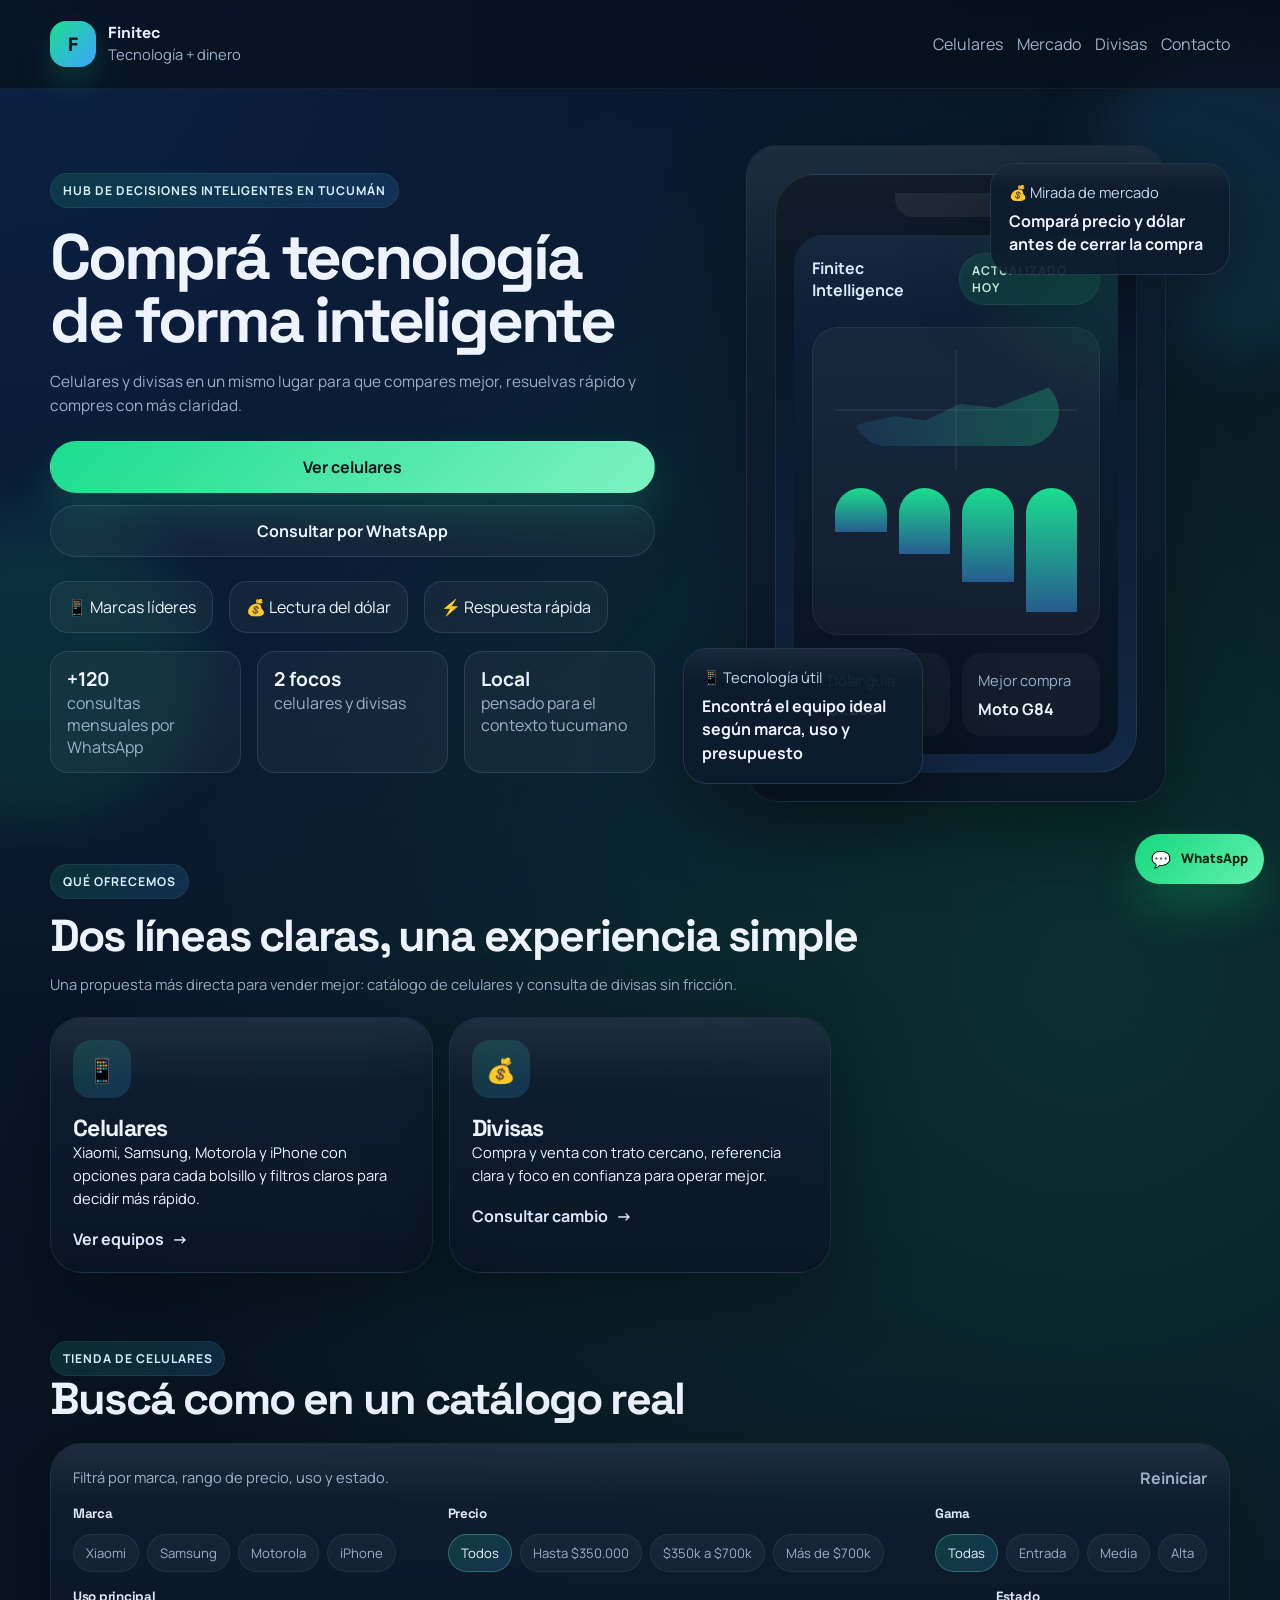
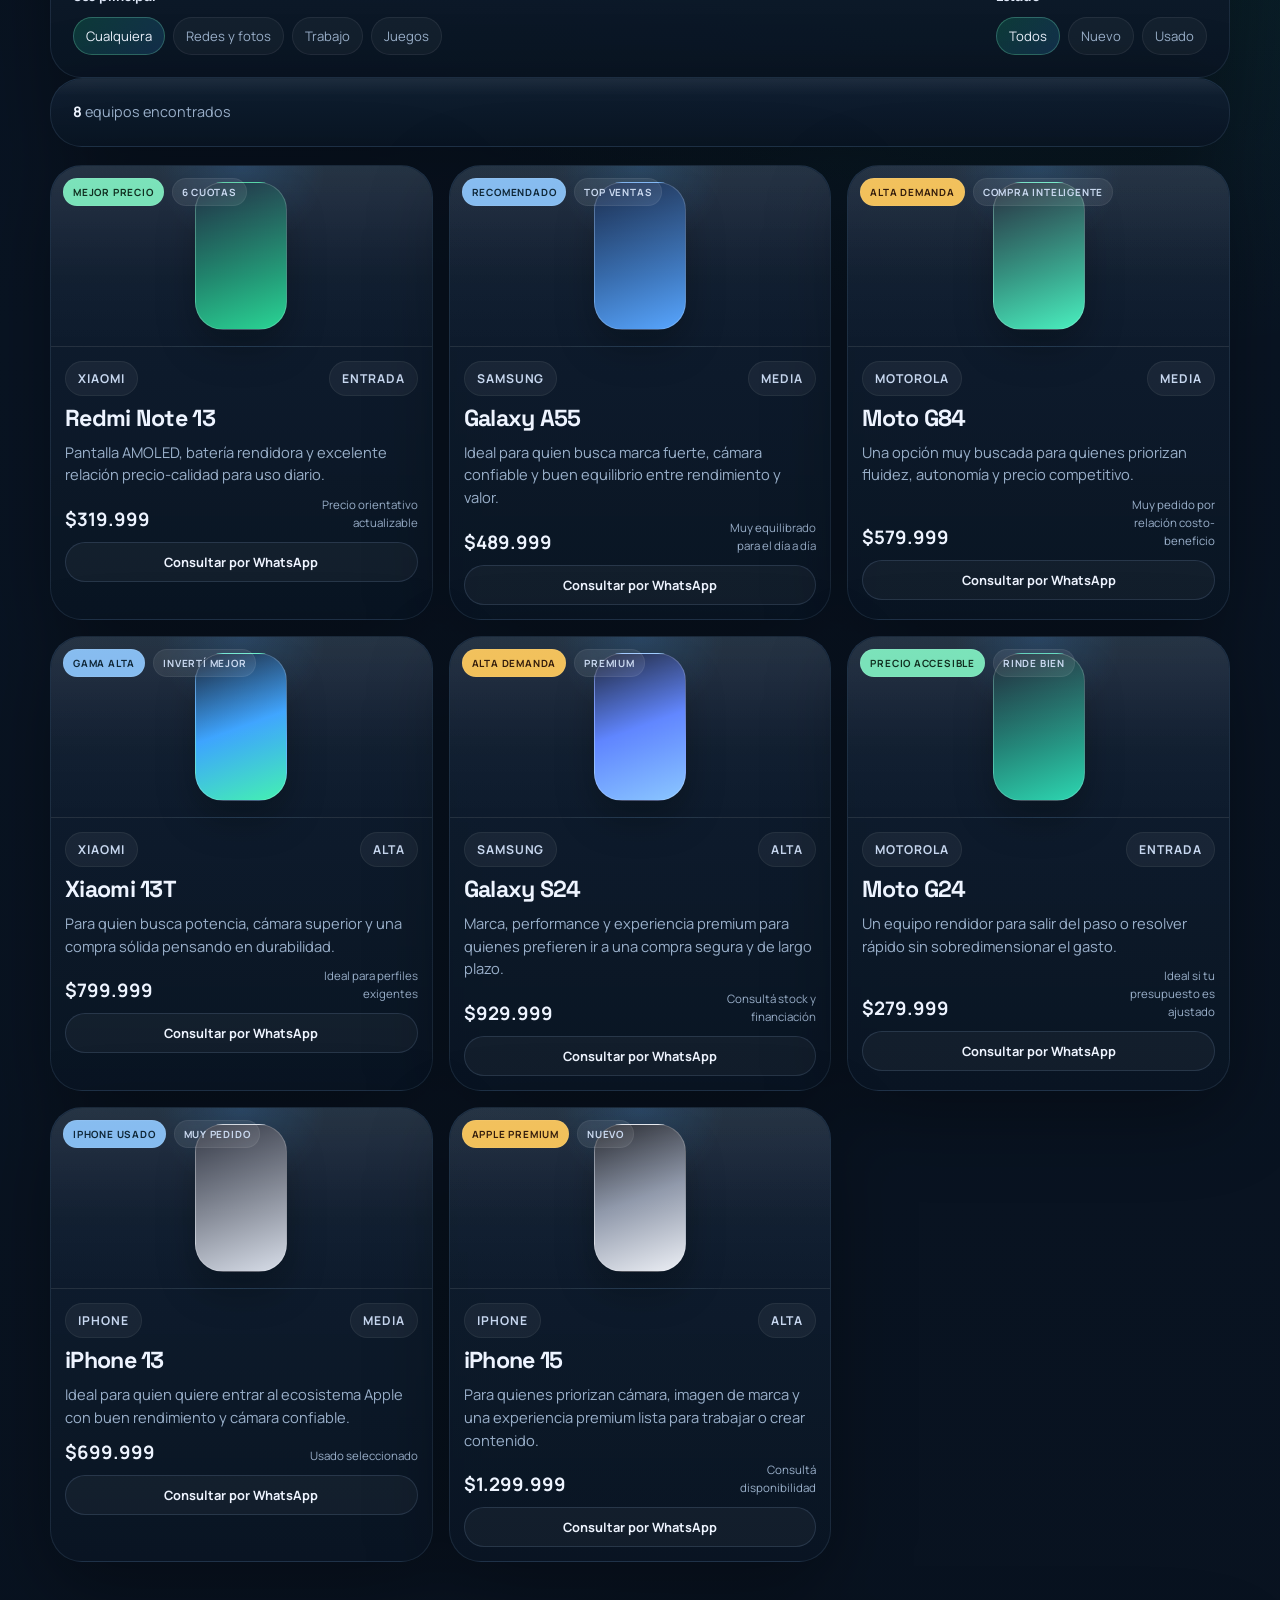
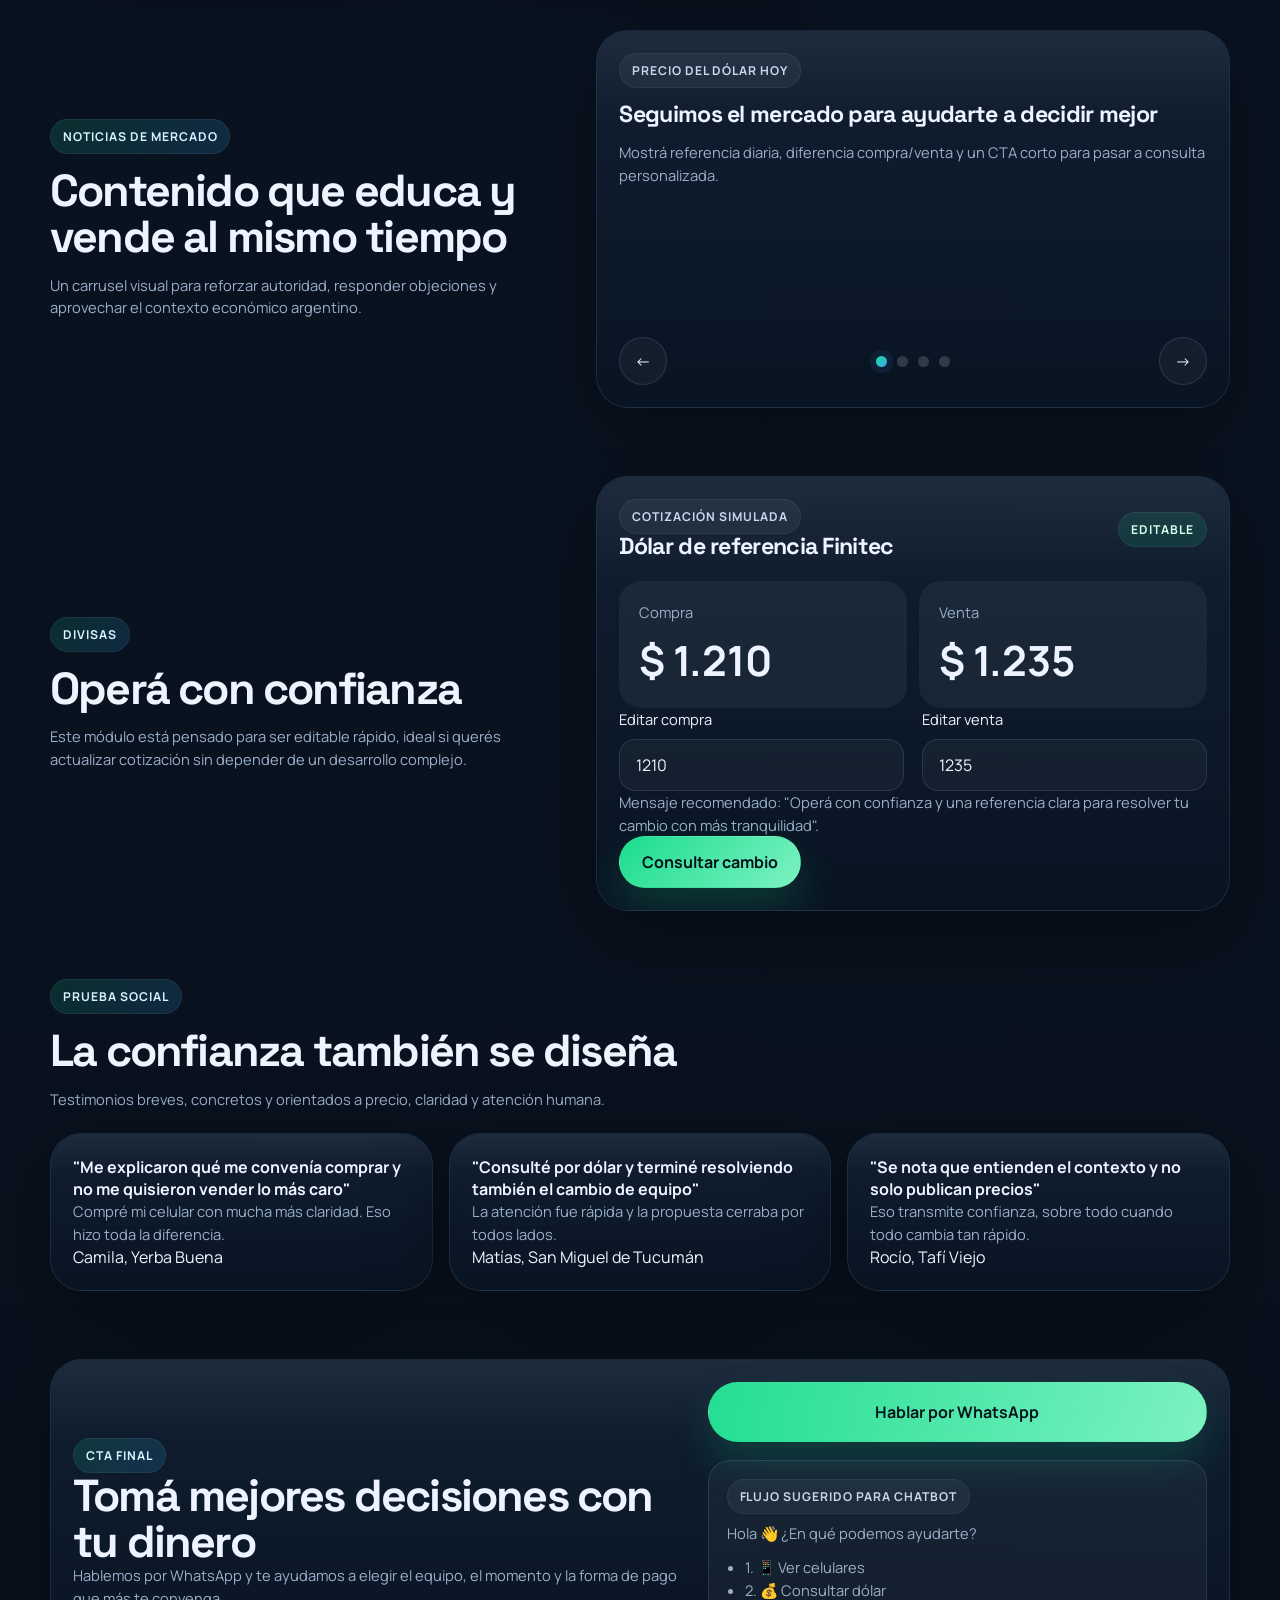
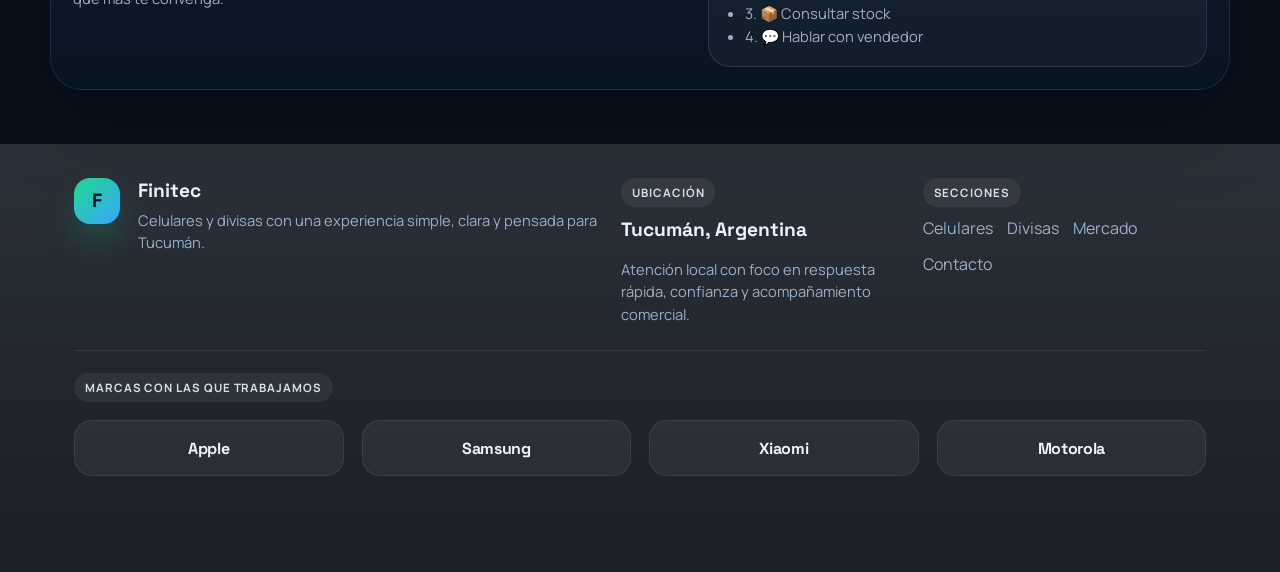
<file: index.html>
<!DOCTYPE html>
<html lang="es">
<head>
  <meta charset="UTF-8">
  <meta name="viewport" content="width=device-width, initial-scale=1.0">
  <title>Finitec | Celulares y dólar en Tucumán</title>
  <meta
    name="description"
    content="Finitec en Tucumán: smartphones Xiaomi, Samsung, Motorola y iPhone, cotización de divisas y una experiencia simple para comprar mejor en Argentina."
  >
  <meta
    name="keywords"
    content="celulares Tucumán, comprar celulares en cuotas Tucumán, Xiaomi Tucumán, Samsung Tucumán, dólar Tucumán hoy, divisas Tucumán"
  >
  <link rel="preconnect" href="https://fonts.googleapis.com">
  <link rel="preconnect" href="https://fonts.gstatic.com" crossorigin>
  <link href="https://fonts.googleapis.com/css2?family=Space+Grotesk:wght@400;500;700&family=Manrope:wght@400;500;600;700;800&display=swap" rel="stylesheet">
  <link rel="stylesheet" href="styles.css">
</head>
<body>
  <div class="page-shell">
    <header class="site-header" id="top">
      <div class="container header-row">
        <a class="brand" href="#top" aria-label="Finitec inicio">
          <span class="brand-mark">F</span>
          <span class="brand-copy">
            <strong>Finitec</strong>
            <small>Tecnología + dinero</small>
          </span>
        </a>

        <button class="menu-toggle" id="menu-toggle" type="button" aria-expanded="false" aria-controls="site-nav">
          Opciones
        </button>

        <nav class="site-nav" id="site-nav" aria-label="Principal">
          <a href="#shop">Celulares</a>
          <a href="#mercado">Mercado</a>
          <a href="#divisas">Divisas</a>
          <a href="#contacto">Contacto</a>
        </nav>
      </div>
    </header>

    <main>
      <section class="hero-section">
        <div class="container hero-grid">
          <div class="hero-copy">
            <div class="eyebrow">Hub de decisiones inteligentes en Tucumán</div>
            <h1>Comprá tecnología de forma inteligente</h1>
            <p class="hero-lead">
              Celulares y divisas en un mismo lugar para que compares mejor, resuelvas rápido y compres con más claridad.
            </p>

            <div class="hero-actions">
              <a class="btn btn-primary" href="#shop">Ver celulares</a>
              <a class="btn btn-secondary whatsapp-link" data-message="Hola Finitec 👋 Quiero consultar por celulares y formas de pago." href="#contacto">Consultar por WhatsApp</a>
            </div>

            <div class="hero-badges" aria-label="Beneficios Finitec">
              <span>📱 Marcas líderes</span>
              <span>💰 Lectura del dólar</span>
              <span>⚡ Respuesta rápida</span>
            </div>

            <div class="hero-proof">
              <article>
                <strong>+120</strong>
                <span>consultas mensuales por WhatsApp</span>
              </article>
              <article>
                <strong>2 focos</strong>
                <span>celulares y divisas</span>
              </article>
              <article>
                <strong>Local</strong>
                <span>pensado para el contexto tucumano</span>
              </article>
            </div>
          </div>

          <div class="hero-visual">
            <div class="hero-card hero-card-main">
              <div class="phone-frame">
                <div class="phone-notch"></div>
                <div class="phone-screen">
                  <div class="screen-top">
                    <span>Finitec Intelligence</span>
                    <span class="status-pill">Actualizado hoy</span>
                  </div>
                  <div class="screen-chart">
                    <div class="chart-line"></div>
                    <div class="chart-bars">
                      <span></span>
                      <span></span>
                      <span></span>
                      <span></span>
                    </div>
                  </div>
                  <div class="screen-metrics">
                    <article>
                      <small>Dólar guía</small>
                      <strong>$1.235</strong>
                    </article>
                    <article>
                      <small>Mejor compra</small>
                      <strong>Moto G84</strong>
                    </article>
                  </div>
                </div>
              </div>
            </div>

            <div class="hero-card hero-card-side side-top">
              <span>💰 Mirada de mercado</span>
              <strong>Compará precio y dólar antes de cerrar la compra</strong>
            </div>

            <div class="hero-card hero-card-side side-bottom">
              <span>📱 Tecnología útil</span>
              <strong>Encontrá el equipo ideal según marca, uso y presupuesto</strong>
            </div>
          </div>
        </div>
      </section>

      <section class="services-section section-block" id="servicios">
        <div class="container">
          <div class="section-heading">
            <div class="eyebrow">Qué ofrecemos</div>
            <h2>Dos líneas claras, una experiencia simple</h2>
            <p>Una propuesta más directa para vender mejor: catálogo de celulares y consulta de divisas sin fricción.</p>
          </div>

          <div class="service-grid">
            <article class="glass-card service-card">
              <div class="service-icon">📱</div>
              <h3>Celulares</h3>
              <p>Xiaomi, Samsung, Motorola y iPhone con opciones para cada bolsillo y filtros claros para decidir más rápido.</p>
              <a class="inline-link" href="#shop">Ver equipos</a>
            </article>

            <article class="glass-card service-card">
              <div class="service-icon">💰</div>
              <h3>Divisas</h3>
              <p>Compra y venta con trato cercano, referencia clara y foco en confianza para operar mejor.</p>
              <a class="inline-link whatsapp-link" data-message="Hola Finitec 👋 Quiero consultar cotización y cambio." href="#contacto">Consultar cambio</a>
            </article>
          </div>
        </div>
      </section>

      <section class="shop-section section-block" id="shop">
        <div class="container">
          <div class="section-heading split-heading">
            <div>
              <div class="eyebrow">Tienda de celulares</div>
              <h2>Buscá como en un catálogo real</h2>
            </div>
          </div>

          <div class="shop-toolbar glass-card" aria-label="Filtros de productos">
            <div class="filter-toolbar-header">
              <p class="filter-toolbar-copy">Filtrá por marca, rango de precio, uso y estado.</p>
              <button class="clear-filters" id="clear-filters" type="button">Reiniciar</button>
            </div>

            <div class="filter-toolbar-row">
              <div class="filter-group">
                <strong>Marca</strong>
                <div class="filter-options">
                  <label class="check-option"><input type="checkbox" name="brand" value="xiaomi"> Xiaomi</label>
                  <label class="check-option"><input type="checkbox" name="brand" value="samsung"> Samsung</label>
                  <label class="check-option"><input type="checkbox" name="brand" value="motorola"> Motorola</label>
                  <label class="check-option"><input type="checkbox" name="brand" value="iphone"> iPhone</label>
                </div>
              </div>

              <div class="filter-group">
                <strong>Precio</strong>
                <div class="filter-options">
                  <label class="check-option"><input type="radio" name="price" value="all" checked> Todos</label>
                  <label class="check-option"><input type="radio" name="price" value="0-350000"> Hasta $350.000</label>
                  <label class="check-option"><input type="radio" name="price" value="350001-700000"> $350k a $700k</label>
                  <label class="check-option"><input type="radio" name="price" value="700001-9999999"> Más de $700k</label>
                </div>
              </div>

              <div class="filter-group">
                <strong>Gama</strong>
                <div class="filter-options">
                  <label class="check-option"><input type="radio" name="range" value="all" checked> Todas</label>
                  <label class="check-option"><input type="radio" name="range" value="entrada"> Entrada</label>
                  <label class="check-option"><input type="radio" name="range" value="media"> Media</label>
                  <label class="check-option"><input type="radio" name="range" value="alta"> Alta</label>
                </div>
              </div>

              <div class="filter-group">
                <strong>Uso principal</strong>
                <div class="filter-options">
                  <label class="check-option"><input type="radio" name="usage" value="all" checked> Cualquiera</label>
                  <label class="check-option"><input type="radio" name="usage" value="redes"> Redes y fotos</label>
                  <label class="check-option"><input type="radio" name="usage" value="trabajo"> Trabajo</label>
                  <label class="check-option"><input type="radio" name="usage" value="gaming"> Juegos</label>
                </div>
              </div>

              <div class="filter-group">
                <strong>Estado</strong>
                <div class="filter-options">
                  <label class="check-option"><input type="radio" name="condition" value="all" checked> Todos</label>
                  <label class="check-option"><input type="radio" name="condition" value="nuevo"> Nuevo</label>
                  <label class="check-option"><input type="radio" name="condition" value="usado"> Usado</label>
                </div>
              </div>
            </div>
          </div>

          <div class="catalog-main">
            <div class="catalog-topbar glass-card">
              <p class="results-copy"><strong id="results-count">0</strong> equipos encontrados</p>
            </div>

            <div class="product-grid" id="product-grid">
            <article class="product-card glass-card" data-product-id="redmi-note-13" data-brand="xiaomi" data-price="319999" data-range="entrada" data-usage="redes" data-condition="nuevo" tabindex="0" aria-label="Ver detalles del Xiaomi Redmi Note 13">
              <div class="product-media">
                <div class="phone-art xiaomi-art"></div>
                <div class="product-tags">
                  <span class="tag best">Mejor precio</span>
                  <span class="tag neutral">6 cuotas</span>
                </div>
              </div>
              <div class="product-body">
                <div class="product-topline">
                  <span>Xiaomi</span>
                  <span>Entrada</span>
                </div>
                <h3>Redmi Note 13</h3>
                <p>Pantalla AMOLED, batería rendidora y excelente relación precio-calidad para uso diario.</p>
                <div class="product-price">
                  <strong>$319.999</strong>
                  <small>Precio orientativo actualizable</small>
                </div>
                <a class="btn btn-product whatsapp-link" data-message="Hola Finitec 👋 Me interesa el Xiaomi Redmi Note 13. ¿Sigue disponible?" href="#contacto">Consultar por WhatsApp</a>
              </div>
            </article>

            <article class="product-card glass-card" data-product-id="galaxy-a55" data-brand="samsung" data-price="489999" data-range="media" data-usage="redes" data-condition="nuevo" tabindex="0" aria-label="Ver detalles del Samsung Galaxy A55">
              <div class="product-media">
                <div class="phone-art samsung-art"></div>
                <div class="product-tags">
                  <span class="tag recommended">Recomendado</span>
                  <span class="tag neutral">Top ventas</span>
                </div>
              </div>
              <div class="product-body">
                <div class="product-topline">
                  <span>Samsung</span>
                  <span>Media</span>
                </div>
                <h3>Galaxy A55</h3>
                <p>Ideal para quien busca marca fuerte, cámara confiable y buen equilibrio entre rendimiento y valor.</p>
                <div class="product-price">
                  <strong>$489.999</strong>
                  <small>Muy equilibrado para el día a día</small>
                </div>
                <a class="btn btn-product whatsapp-link" data-message="Hola Finitec 👋 Quiero consultar por el Samsung Galaxy A55." href="#contacto">Consultar por WhatsApp</a>
              </div>
            </article>

            <article class="product-card glass-card" data-product-id="moto-g84" data-brand="motorola" data-price="579999" data-range="media" data-usage="trabajo" data-condition="nuevo" tabindex="0" aria-label="Ver detalles del Motorola Moto G84">
              <div class="product-media">
                <div class="phone-art motorola-art"></div>
                <div class="product-tags">
                  <span class="tag demand">Alta demanda</span>
                  <span class="tag neutral">Compra inteligente</span>
                </div>
              </div>
              <div class="product-body">
                <div class="product-topline">
                  <span>Motorola</span>
                  <span>Media</span>
                </div>
                <h3>Moto G84</h3>
                <p>Una opción muy buscada para quienes priorizan fluidez, autonomía y precio competitivo.</p>
                <div class="product-price">
                  <strong>$579.999</strong>
                  <small>Muy pedido por relación costo-beneficio</small>
                </div>
                <a class="btn btn-product whatsapp-link" data-message="Hola Finitec 👋 Me gustaría saber el precio final del Moto G84." href="#contacto">Consultar por WhatsApp</a>
              </div>
            </article>

            <article class="product-card glass-card" data-product-id="xiaomi-13t" data-brand="xiaomi" data-price="799999" data-range="alta" data-usage="gaming" data-condition="nuevo" tabindex="0" aria-label="Ver detalles del Xiaomi 13T">
              <div class="product-media">
                <div class="phone-art premium-art"></div>
                <div class="product-tags">
                  <span class="tag recommended">Gama alta</span>
                  <span class="tag neutral">Invertí mejor</span>
                </div>
              </div>
              <div class="product-body">
                <div class="product-topline">
                  <span>Xiaomi</span>
                  <span>Alta</span>
                </div>
                <h3>Xiaomi 13T</h3>
                <p>Para quien busca potencia, cámara superior y una compra sólida pensando en durabilidad.</p>
                <div class="product-price">
                  <strong>$799.999</strong>
                  <small>Ideal para perfiles exigentes</small>
                </div>
                <a class="btn btn-product whatsapp-link" data-message="Hola Finitec 👋 Quiero más info del Xiaomi 13T." href="#contacto">Consultar por WhatsApp</a>
              </div>
            </article>

            <article class="product-card glass-card" data-product-id="galaxy-s24" data-brand="samsung" data-price="929999" data-range="alta" data-usage="gaming" data-condition="nuevo" tabindex="0" aria-label="Ver detalles del Samsung Galaxy S24">
              <div class="product-media">
                <div class="phone-art samsung-premium-art"></div>
                <div class="product-tags">
                  <span class="tag demand">Alta demanda</span>
                  <span class="tag neutral">Premium</span>
                </div>
              </div>
              <div class="product-body">
                <div class="product-topline">
                  <span>Samsung</span>
                  <span>Alta</span>
                </div>
                <h3>Galaxy S24</h3>
                <p>Marca, performance y experiencia premium para quienes prefieren ir a una compra segura y de largo plazo.</p>
                <div class="product-price">
                  <strong>$929.999</strong>
                  <small>Consultá stock y financiación</small>
                </div>
                <a class="btn btn-product whatsapp-link" data-message="Hola Finitec 👋 Quiero consultar por el Samsung Galaxy S24." href="#contacto">Consultar por WhatsApp</a>
              </div>
            </article>

            <article class="product-card glass-card" data-product-id="moto-g24" data-brand="motorola" data-price="279999" data-range="entrada" data-usage="trabajo" data-condition="nuevo" tabindex="0" aria-label="Ver detalles del Motorola Moto G24">
              <div class="product-media">
                <div class="phone-art moto-entry-art"></div>
                <div class="product-tags">
                  <span class="tag best">Precio accesible</span>
                  <span class="tag neutral">Rinde bien</span>
                </div>
              </div>
              <div class="product-body">
                <div class="product-topline">
                  <span>Motorola</span>
                  <span>Entrada</span>
                </div>
                <h3>Moto G24</h3>
                <p>Un equipo rendidor para salir del paso o resolver rápido sin sobredimensionar el gasto.</p>
                <div class="product-price">
                  <strong>$279.999</strong>
                  <small>Ideal si tu presupuesto es ajustado</small>
                </div>
                <a class="btn btn-product whatsapp-link" data-message="Hola Finitec 👋 Estoy buscando algo económico como el Moto G24." href="#contacto">Consultar por WhatsApp</a>
              </div>
            </article>

            <article class="product-card glass-card" data-product-id="iphone-13" data-brand="iphone" data-price="699999" data-range="media" data-usage="redes" data-condition="usado" tabindex="0" aria-label="Ver detalles del iPhone 13">
              <div class="product-media">
                <div class="phone-art iphone-art"></div>
                <div class="product-tags">
                  <span class="tag recommended">iPhone usado</span>
                  <span class="tag neutral">Muy pedido</span>
                </div>
              </div>
              <div class="product-body">
                <div class="product-topline">
                  <span>iPhone</span>
                  <span>Media</span>
                </div>
                <h3>iPhone 13</h3>
                <p>Ideal para quien quiere entrar al ecosistema Apple con buen rendimiento y cámara confiable.</p>
                <div class="product-price">
                  <strong>$699.999</strong>
                  <small>Usado seleccionado</small>
                </div>
                <a class="btn btn-product whatsapp-link" data-message="Hola Finitec 👋 Quiero consultar por el iPhone 13 usado." href="#contacto">Consultar por WhatsApp</a>
              </div>
            </article>

            <article class="product-card glass-card" data-product-id="iphone-15" data-brand="iphone" data-price="1299999" data-range="alta" data-usage="trabajo" data-condition="nuevo" tabindex="0" aria-label="Ver detalles del iPhone 15">
              <div class="product-media">
                <div class="phone-art iphone-premium-art"></div>
                <div class="product-tags">
                  <span class="tag demand">Apple premium</span>
                  <span class="tag neutral">Nuevo</span>
                </div>
              </div>
              <div class="product-body">
                <div class="product-topline">
                  <span>iPhone</span>
                  <span>Alta</span>
                </div>
                <h3>iPhone 15</h3>
                <p>Para quienes priorizan cámara, imagen de marca y una experiencia premium lista para trabajar o crear contenido.</p>
                <div class="product-price">
                  <strong>$1.299.999</strong>
                  <small>Consultá disponibilidad</small>
                </div>
                <a class="btn btn-product whatsapp-link" data-message="Hola Finitec 👋 Me interesa el iPhone 15. ¿Lo tienen disponible?" href="#contacto">Consultar por WhatsApp</a>
              </div>
            </article>
          </div>

            <p class="empty-state" id="empty-state" hidden>No encontramos equipos con esos filtros. Escribinos por WhatsApp y te mostramos otras opciones.</p>
          </div>
        </div>
      </section>

      <section class="market-section section-block" id="mercado">
        <div class="container market-grid">
          <div class="section-heading left-aligned">
            <div class="eyebrow">Noticias de mercado</div>
            <h2>Contenido que educa y vende al mismo tiempo</h2>
            <p>Un carrusel visual para reforzar autoridad, responder objeciones y aprovechar el contexto económico argentino.</p>
          </div>

          <div class="market-slider glass-card">
            <div class="slider-frame">
              <article class="market-slide is-active" data-slide>
                <span class="slide-label">Precio del dólar hoy</span>
                <h3>Seguimos el mercado para ayudarte a decidir mejor</h3>
                <p>Mostrá referencia diaria, diferencia compra/venta y un CTA corto para pasar a consulta personalizada.</p>
              </article>

              <article class="market-slide" data-slide>
                <span class="slide-label">¿Conviene comprar ahora?</span>
                <h3>Cuando el peso pierde valor, esperar también tiene costo</h3>
                <p>Usá este espacio para explicar en lenguaje simple cuándo una compra tecnológica puede tener sentido.</p>
              </article>

              <article class="market-slide" data-slide>
                <span class="slide-label">Tips para proteger tu dinero</span>
                <h3>Comparar cuotas, dólar y reposición cambia la decisión final</h3>
                <p>Microcontenidos breves que convierten a Finitec en guía confiable, no solo en vendedor.</p>
              </article>

              <article class="market-slide" data-slide>
                <span class="slide-label">Mejores celulares por presupuesto</span>
                <h3>Recomendaciones concretas para vender con menos fricción</h3>
                <p>Un ranking simple por rangos de precio ayuda a bajar ansiedad y lleva directo al contacto.</p>
              </article>
            </div>

            <div class="slider-controls">
              <button class="slider-button" id="prev-market" type="button" aria-label="Slide anterior">←</button>
              <div class="slider-dots" id="slider-dots" aria-label="Paginación del slider"></div>
              <button class="slider-button" id="next-market" type="button" aria-label="Slide siguiente">→</button>
            </div>
          </div>
        </div>
      </section>

      <section class="currency-section section-block" id="divisas">
        <div class="container currency-grid">
          <div class="section-heading left-aligned">
            <div class="eyebrow">Divisas</div>
            <h2>Operá con confianza</h2>
            <p>Este módulo está pensado para ser editable rápido, ideal si querés actualizar cotización sin depender de un desarrollo complejo.</p>
          </div>

          <div class="glass-card currency-card">
            <div class="currency-top">
              <div>
                <span class="small-label">Cotización simulada</span>
                <h3>Dólar de referencia Finitec</h3>
              </div>
              <span class="live-pill">Editable</span>
            </div>

            <div class="currency-board">
              <article>
                <small>Compra</small>
                <strong id="buy-value">$1.210</strong>
              </article>
              <article>
                <small>Venta</small>
                <strong id="sell-value">$1.235</strong>
              </article>
            </div>

            <div class="currency-editor">
              <label>
                <span>Editar compra</span>
                <input id="buy-input" type="number" min="0" step="1" value="1210">
              </label>
              <label>
                <span>Editar venta</span>
                <input id="sell-input" type="number" min="0" step="1" value="1235">
              </label>
            </div>

            <p class="currency-note">Mensaje recomendado: "Operá con confianza y una referencia clara para resolver tu cambio con más tranquilidad".</p>

            <a class="btn btn-primary whatsapp-link" data-message="Hola Finitec 👋 Quiero consultar por cambio y cotización." href="#contacto">Consultar cambio</a>
          </div>
        </div>
      </section>

      <section class="social-section section-block">
        <div class="container">
          <div class="section-heading">
            <div class="eyebrow">Prueba social</div>
            <h2>La confianza también se diseña</h2>
            <p>Testimonios breves, concretos y orientados a precio, claridad y atención humana.</p>
          </div>

          <div class="testimonial-grid">
            <article class="glass-card testimonial-card">
              <strong>"Me explicaron qué me convenía comprar y no me quisieron vender lo más caro"</strong>
              <p>Compré mi celular con mucha más claridad. Eso hizo toda la diferencia.</p>
              <span>Camila, Yerba Buena</span>
            </article>

            <article class="glass-card testimonial-card">
              <strong>"Consulté por dólar y terminé resolviendo también el cambio de equipo"</strong>
              <p>La atención fue rápida y la propuesta cerraba por todos lados.</p>
              <span>Matías, San Miguel de Tucumán</span>
            </article>

            <article class="glass-card testimonial-card">
              <strong>"Se nota que entienden el contexto y no solo publican precios"</strong>
              <p>Eso transmite confianza, sobre todo cuando todo cambia tan rápido.</p>
              <span>Rocío, Tafí Viejo</span>
            </article>
          </div>
        </div>
      </section>

      <section class="contact-section section-block" id="contacto">
        <div class="container">
          <div class="glass-card final-cta">
            <div>
              <div class="eyebrow">CTA final</div>
              <h2>Tomá mejores decisiones con tu dinero</h2>
              <p>Hablemos por WhatsApp y te ayudamos a elegir el equipo, el momento y la forma de pago que más te convenga.</p>
            </div>

            <div class="cta-actions">
              <a class="btn btn-primary btn-large whatsapp-link" data-message="Hola Finitec 👋 Quiero hablar con un vendedor." href="#top">Hablar por WhatsApp</a>
              <div class="chatbot-box">
                <span class="small-label">Flujo sugerido para chatbot</span>
                <p>Hola 👋 ¿En qué podemos ayudarte?</p>
                <ul>
                  <li>1. 📱 Ver celulares</li>
                  <li>2. 💰 Consultar dólar</li>
                  <li>3. 📦 Consultar stock</li>
                  <li>4. 💬 Hablar con vendedor</li>
                </ul>
              </div>
            </div>
          </div>
        </div>
      </section>
    </main>

    <footer class="site-footer">
      <div class="container footer-shell">
        <div class="footer-row">
          <div class="footer-brand-block">
            <div class="footer-brand">
              <span class="brand-mark">F</span>
              <div>
                <strong>Finitec</strong>
                <p>Celulares y divisas con una experiencia simple, clara y pensada para Tucumán.</p>
              </div>
            </div>
          </div>

          <div class="footer-info">
            <div class="footer-column">
              <span class="footer-label">Ubicación</span>
              <strong>Tucumán, Argentina</strong>
              <p>Atención local con foco en respuesta rápida, confianza y acompañamiento comercial.</p>
            </div>

            <div class="footer-column">
              <span class="footer-label">Secciones</span>
              <div class="footer-links">
                <a href="#shop">Celulares</a>
                <a href="#divisas">Divisas</a>
                <a href="#mercado">Mercado</a>
                <a href="#contacto">Contacto</a>
              </div>
            </div>
          </div>
        </div>

        <div class="brand-strip">
          <span class="footer-label">Marcas con las que trabajamos</span>
          <div class="brand-logos" aria-label="Marcas disponibles">
            <span>Apple</span>
            <span>Samsung</span>
            <span>Xiaomi</span>
            <span>Motorola</span>
          </div>
        </div>
      </div>
    </footer>
  </div>

  <div class="product-modal" id="product-modal" hidden>
    <div class="product-modal-backdrop" id="product-modal-backdrop"></div>
    <div class="product-modal-dialog" role="dialog" aria-modal="true" aria-labelledby="modal-title">
      <button class="modal-close" id="modal-close" type="button" aria-label="Cerrar detalle">×</button>
      <div class="modal-layout">
        <aside class="modal-visual">
          <div class="modal-device-frame">
            <div class="phone-art" id="modal-device-art"></div>
          </div>
        </aside>

        <div class="modal-content">
          <div class="modal-topline">
            <span class="small-label" id="modal-brand">Marca</span>
            <span class="small-label" id="modal-condition">Estado</span>
          </div>
          <h3 id="modal-title">Producto</h3>
          <p class="modal-price" id="modal-price">$0</p>
          <p class="modal-description" id="modal-description"></p>

          <div class="modal-stack">
            <section class="modal-panel">
              <h4>Ficha técnica</h4>
              <ul id="modal-specs"></ul>
            </section>

            <section class="modal-panel modal-payment-panel">
              <h4>Formas de pago</h4>
              <ul id="modal-payments"></ul>
            </section>
          </div>

          <div class="modal-actions">
            <a class="btn btn-primary btn-modal whatsapp-link" id="modal-whatsapp" data-message="Hola Finitec 👋 Quiero consultar por este equipo." href="#contacto">Consultar por WhatsApp</a>
          </div>
        </div>
      </div>
    </div>
  </div>

  <a
    class="floating-wa whatsapp-link"
    data-message="Hola Finitec 👋 Quiero hacer una consulta."
    href="#contacto"
    aria-label="Hablar por WhatsApp"
  >
    <span>💬</span>
    <small>WhatsApp</small>
  </a>

  <script src="script.js"></script>
</body>
</html>
</file>
<file: styles.css>
:root {
  --bg: #08111f;
  --bg-soft: #0d1a2c;
  --panel: rgba(11, 24, 40, 0.8);
  --panel-strong: #0f1d31;
  --panel-light: rgba(17, 37, 61, 0.76);
  --text: #eef4ff;
  --muted: #9ab0ca;
  --line: rgba(148, 184, 230, 0.16);
  --green: #1bdd8e;
  --green-soft: rgba(27, 221, 142, 0.16);
  --blue: #3da4ff;
  --blue-soft: rgba(61, 164, 255, 0.16);
  --amber: #ffc857;
  --danger: #ff6b7f;
  --shadow: 0 24px 80px rgba(0, 0, 0, 0.34);
  --radius-xl: 32px;
  --radius-lg: 24px;
  --radius-md: 18px;
  --container: 1180px;
  --header-height: 88px;
  --timing: cubic-bezier(0.22, 1, 0.36, 1);
}

* {
  box-sizing: border-box;
}

html {
  scroll-behavior: smooth;
}

body {
  margin: 0;
  min-height: 100vh;
  font-family: "Manrope", sans-serif;
  color: var(--text);
  background:
    radial-gradient(circle at top left, rgba(29, 109, 255, 0.18), transparent 24%),
    radial-gradient(circle at 85% 18%, rgba(27, 221, 142, 0.15), transparent 22%),
    linear-gradient(180deg, #07101b 0%, #091423 36%, #08101b 100%);
}

a {
  color: inherit;
  text-decoration: none;
}

img {
  max-width: 100%;
  display: block;
}

button,
input,
select {
  font: inherit;
}

button {
  color: inherit;
}

.container {
  width: min(calc(100% - 32px), var(--container));
  margin: 0 auto;
}

.page-shell {
  position: relative;
  overflow: clip;
}

.page-shell::before,
.page-shell::after {
  content: "";
  position: fixed;
  inset: auto;
  width: 320px;
  height: 320px;
  border-radius: 999px;
  filter: blur(30px);
  pointer-events: none;
  z-index: -1;
}

.page-shell::before {
  top: 4%;
  right: -120px;
  background: rgba(61, 164, 255, 0.12);
}

.page-shell::after {
  bottom: 8%;
  left: -120px;
  background: rgba(27, 221, 142, 0.1);
}

.site-header {
  position: sticky;
  top: 0;
  z-index: 30;
  backdrop-filter: blur(18px);
  background: rgba(7, 16, 27, 0.72);
  border-bottom: 1px solid rgba(255, 255, 255, 0.06);
}

.header-row {
  min-height: var(--header-height);
  display: flex;
  align-items: center;
  justify-content: space-between;
  gap: 16px;
}

.brand {
  display: inline-flex;
  align-items: center;
  gap: 12px;
}

.brand-mark {
  width: 46px;
  height: 46px;
  border-radius: 16px;
  display: grid;
  place-items: center;
  font-family: "Space Grotesk", sans-serif;
  font-size: 1.2rem;
  font-weight: 700;
  background: linear-gradient(135deg, var(--green), var(--blue));
  color: #03111d;
  box-shadow: 0 16px 32px rgba(27, 221, 142, 0.18);
}

.brand-copy {
  display: grid;
}

.brand-copy strong,
h1,
h2,
h3 {
  font-family: "Space Grotesk", sans-serif;
}

.brand-copy small {
  color: var(--muted);
}

.menu-toggle {
  display: inline-flex;
  align-items: center;
  justify-content: center;
  padding: 10px 16px;
  border-radius: 999px;
  border: 1px solid var(--line);
  background: rgba(255, 255, 255, 0.04);
}

.site-nav {
  position: absolute;
  top: calc(100% + 8px);
  left: 16px;
  right: 16px;
  display: none;
  flex-direction: column;
  gap: 14px;
  padding: 18px;
  border-radius: 24px;
  background: rgba(10, 22, 37, 0.98);
  border: 1px solid var(--line);
  box-shadow: var(--shadow);
}

.site-nav.is-open {
  display: flex;
}

.site-nav a {
  color: var(--muted);
}

.site-nav a:hover,
.site-nav a:focus-visible,
.inline-link:hover,
.inline-link:focus-visible {
  color: var(--text);
}

.btn {
  display: inline-flex;
  align-items: center;
  justify-content: center;
  gap: 10px;
  min-height: 52px;
  padding: 0 22px;
  border-radius: 999px;
  border: 1px solid transparent;
  font-weight: 700;
  transition: transform 220ms var(--timing), box-shadow 220ms var(--timing), border-color 220ms var(--timing), background-color 220ms var(--timing);
}

.btn:hover,
.btn:focus-visible,
.slider-button:hover,
.slider-button:focus-visible {
  transform: translateY(-2px);
}

.btn-primary {
  color: #021119;
  background: linear-gradient(135deg, var(--green), #7df2c2);
  box-shadow: 0 20px 40px rgba(27, 221, 142, 0.18);
}

.btn-secondary,
.btn-nav,
.btn-product {
  color: var(--text);
  background: rgba(255, 255, 255, 0.04);
  border-color: var(--line);
}

.btn-large {
  min-height: 60px;
  padding-inline: 28px;
  font-size: 1rem;
}

.hero-section {
  padding: 44px 0 28px;
}

.hero-grid,
.market-grid,
.currency-grid {
  display: grid;
  gap: 28px;
}

.hero-copy,
.hero-visual {
  position: relative;
}

.eyebrow,
.slide-label,
.small-label,
.insight-tag,
.status-pill,
.live-pill,
.tag,
.product-topline span {
  display: inline-flex;
  align-items: center;
  justify-content: center;
  gap: 8px;
  width: fit-content;
  padding: 8px 12px;
  border-radius: 999px;
  border: 1px solid rgba(255, 255, 255, 0.06);
  background: rgba(255, 255, 255, 0.05);
  color: #c7d7ef;
  font-size: 0.76rem;
  font-weight: 700;
  text-transform: uppercase;
  letter-spacing: 0.08em;
}

.eyebrow {
  background: linear-gradient(135deg, rgba(27, 221, 142, 0.14), rgba(61, 164, 255, 0.16));
  color: #d8f2ff;
}

h1,
h2,
h3,
p {
  margin: 0;
}

h1 {
  margin-top: 18px;
  font-size: clamp(2.15rem, 10vw, 4rem);
  line-height: 0.98;
  letter-spacing: -0.05em;
}

h2 {
  font-size: clamp(1.7rem, 7vw, 2.8rem);
  line-height: 1.02;
  letter-spacing: -0.04em;
}

h3 {
  font-size: clamp(1.05rem, 4vw, 1.45rem);
  line-height: 1.08;
  letter-spacing: -0.03em;
}

p,
li,
label span,
small {
  line-height: 1.55;
  font-size: 0.92rem;
}

.hero-lead,
.section-heading p,
.product-body p,
.market-slide p,
.testimonial-card p,
.final-cta p,
.currency-note,
.site-footer p {
  color: var(--muted);
}

.hero-lead {
  margin-top: 18px;
  font-size: 0.96rem;
}

.hero-actions {
  display: flex;
  flex-direction: column;
  gap: 12px;
  margin-top: 24px;
}

.hero-badges,
.hero-proof,
.service-grid,
.education-grid,
.testimonial-grid,
.product-grid {
  display: grid;
  gap: 16px;
}

.hero-badges {
  margin-top: 24px;
}

.hero-badges span,
.hero-proof article {
  padding: 14px 16px;
  border-radius: 18px;
  background: rgba(255, 255, 255, 0.04);
  border: 1px solid var(--line);
}

.hero-proof {
  margin-top: 18px;
}

.hero-proof article strong {
  display: block;
  font-size: 1.2rem;
}

.hero-proof article span {
  color: var(--muted);
}

.hero-visual {
  min-height: 420px;
  display: grid;
  place-items: center;
}

.hero-card,
.glass-card {
  position: relative;
  border-radius: var(--radius-xl);
  background:
    linear-gradient(180deg, rgba(17, 33, 53, 0.86), rgba(10, 21, 35, 0.9));
  border: 1px solid rgba(148, 184, 230, 0.12);
  box-shadow: var(--shadow);
  overflow: hidden;
}

.hero-card::after,
.glass-card::after {
  content: "";
  position: absolute;
  inset: 0;
  border-radius: inherit;
  background: linear-gradient(180deg, rgba(255, 255, 255, 0.06), transparent 25%);
  pointer-events: none;
}

.hero-card-main {
  width: min(100%, 420px);
  min-height: 460px;
  padding: 28px;
}

.phone-frame {
  position: relative;
  width: 100%;
  height: 100%;
  min-height: 404px;
  padding: 18px;
  border-radius: 40px;
  background: linear-gradient(180deg, #07111f, #122845);
  border: 1px solid rgba(255, 255, 255, 0.08);
}

.phone-notch {
  width: 38%;
  height: 24px;
  margin: 0 auto 18px;
  border-radius: 0 0 18px 18px;
  background: rgba(255, 255, 255, 0.06);
}

.phone-screen {
  height: calc(100% - 42px);
  border-radius: 30px;
  padding: 18px;
  background:
    radial-gradient(circle at top right, rgba(27, 221, 142, 0.18), transparent 28%),
    linear-gradient(180deg, rgba(16, 36, 60, 0.94), rgba(8, 17, 30, 0.92));
}

.screen-top,
.screen-metrics,
.currency-board,
.slider-controls,
.footer-row {
  display: flex;
  align-items: center;
  justify-content: space-between;
  gap: 12px;
}

.screen-top {
  color: #dbeaff;
  font-weight: 700;
}

.status-pill,
.live-pill {
  color: #d7ffec;
  background: rgba(27, 221, 142, 0.12);
}

.screen-chart {
  margin-top: 22px;
  padding: 22px;
  border-radius: 26px;
  background: rgba(255, 255, 255, 0.04);
  border: 1px solid rgba(255, 255, 255, 0.06);
}

.chart-line {
  position: relative;
  height: 120px;
  border-radius: 18px;
  background:
    linear-gradient(transparent 49.5%, rgba(255, 255, 255, 0.06) 49.5%, rgba(255, 255, 255, 0.06) 50.5%, transparent 50.5%),
    linear-gradient(90deg, transparent 49.5%, rgba(255, 255, 255, 0.06) 49.5%, rgba(255, 255, 255, 0.06) 50.5%, transparent 50.5%);
}

.chart-line::after {
  content: "";
  position: absolute;
  inset: 28px 18px 24px 18px;
  border-radius: 999px;
  background: linear-gradient(90deg, rgba(61, 164, 255, 0.12), rgba(27, 221, 142, 0.26));
  clip-path: polygon(0 70%, 20% 56%, 35% 62%, 52% 38%, 69% 44%, 100% 8%, 100% 100%, 0 100%);
}

.chart-bars {
  display: grid;
  grid-template-columns: repeat(4, 1fr);
  gap: 12px;
  margin-top: 18px;
}

.chart-bars span {
  border-radius: 999px 999px 16px 16px;
  background: linear-gradient(180deg, var(--green), rgba(61, 164, 255, 0.45));
}

.chart-bars span:nth-child(1) { height: 44px; }
.chart-bars span:nth-child(2) { height: 66px; }
.chart-bars span:nth-child(3) { height: 94px; }
.chart-bars span:nth-child(4) { height: 124px; }

.screen-metrics {
  margin-top: 18px;
}

.screen-metrics article {
  flex: 1;
  padding: 16px;
  border-radius: 20px;
  background: rgba(255, 255, 255, 0.04);
}

.screen-metrics article small {
  display: block;
  color: var(--muted);
  margin-bottom: 6px;
}

.hero-card-side {
  position: absolute;
  max-width: 240px;
  padding: 18px;
  border-radius: 24px;
  background: rgba(13, 28, 46, 0.92);
  border: 1px solid var(--line);
}

.hero-card-side span {
  display: block;
  color: #c7d7ef;
  margin-bottom: 8px;
  font-size: 0.92rem;
}

.hero-card-side strong {
  display: block;
  font-size: 1rem;
  line-height: 1.45;
}

.side-top {
  top: 18px;
  right: 0;
}

.side-bottom {
  bottom: 18px;
  left: 0;
}

.section-block {
  padding: 34px 0;
}

.section-heading {
  display: grid;
  gap: 14px;
  margin-bottom: 22px;
}

.split-heading {
  gap: 18px;
}

.left-aligned {
  margin-bottom: 0;
}

.service-card,
.insight-card,
.testimonial-card,
.currency-card,
.market-slider,
.shop-toolbar,
.catalog-topbar,
.final-cta {
  padding: 22px;
}

.service-icon {
  width: 58px;
  height: 58px;
  display: grid;
  place-items: center;
  border-radius: 18px;
  background: linear-gradient(135deg, rgba(27, 221, 142, 0.16), rgba(61, 164, 255, 0.18));
  margin-bottom: 18px;
  font-size: 1.5rem;
}

.inline-link {
  display: inline-flex;
  align-items: center;
  gap: 8px;
  margin-top: 18px;
  font-weight: 700;
  color: #d9e9ff;
}

.inline-link::after {
  content: "→";
}

.shop-toolbar,
.catalog-main,
.filter-group,
.filter-toolbar-header,
.filter-toolbar-row,
.filter-options,
.catalog-topbar,
.currency-editor label {
  display: grid;
  gap: 8px;
}

.catalog-main {
  gap: 18px;
}

.shop-toolbar {
  gap: 16px;
}

.filter-toolbar-header {
  grid-template-columns: 1fr auto;
  align-items: center;
  gap: 14px;
}

.filter-toolbar-copy {
  color: var(--muted);
}

.clear-filters {
  border: 0;
  padding: 0;
  background: transparent;
  color: var(--muted);
  font-weight: 700;
  cursor: pointer;
}

.filter-group {
  gap: 12px;
}

.filter-group strong {
  font-family: "Space Grotesk", sans-serif;
  font-size: 0.84rem;
  letter-spacing: -0.02em;
  color: #dfe8f8;
}

.filter-toolbar-row,
.filter-options {
  display: flex;
  flex-wrap: wrap;
  align-items: center;
}

.filter-toolbar-row {
  gap: 16px 18px;
}

.filter-options {
  gap: 8px;
}

.check-option {
  display: flex;
  align-items: center;
  gap: 0;
  min-height: 38px;
  padding: 0 12px;
  border-radius: 999px;
  background: rgba(255, 255, 255, 0.04);
  border: 1px solid rgba(255, 255, 255, 0.07);
  color: var(--muted);
  cursor: pointer;
  font-size: 0.82rem;
  line-height: 1;
  transition: background-color 180ms ease, border-color 180ms ease, color 180ms ease, transform 180ms ease;
}

.check-option input {
  position: absolute;
  opacity: 0;
  pointer-events: none;
  margin: 0;
}

.check-option:has(input:checked) {
  background: linear-gradient(135deg, rgba(27, 221, 142, 0.18), rgba(61, 164, 255, 0.18));
  border-color: rgba(125, 242, 194, 0.28);
  color: var(--text);
}

.catalog-topbar {
  display: flex;
  align-items: center;
  justify-content: space-between;
  gap: 12px;
}

.results-copy {
  color: var(--muted);
  font-size: 0.9rem;
}

.results-copy strong {
  color: var(--text);
}

select,
input[type="number"] {
  width: 100%;
  min-height: 52px;
  padding: 0 16px;
  border-radius: 16px;
  border: 1px solid var(--line);
  background: rgba(255, 255, 255, 0.04);
  color: var(--text);
  outline: none;
}

select:focus,
input[type="number"]:focus {
  border-color: rgba(61, 164, 255, 0.45);
  box-shadow: 0 0 0 4px rgba(61, 164, 255, 0.12);
}

.product-card {
  display: flex;
  flex-direction: column;
  cursor: pointer;
}

.product-card[hidden] {
  display: none;
}

.product-card:focus-visible {
  outline: 2px solid rgba(125, 242, 194, 0.7);
  outline-offset: 4px;
}

.product-media {
  position: relative;
  min-height: 180px;
  padding: 16px;
  border-bottom: 1px solid rgba(255, 255, 255, 0.06);
  background:
    radial-gradient(circle at top, rgba(61, 164, 255, 0.16), transparent 32%),
    linear-gradient(180deg, rgba(255, 255, 255, 0.04), transparent);
}

.phone-art {
  width: 92px;
  height: 148px;
  margin: 0 auto;
  border-radius: 28px;
  border: 1px solid rgba(255, 255, 255, 0.18);
  box-shadow: 0 18px 38px rgba(0, 0, 0, 0.26);
}

.xiaomi-art {
  background: linear-gradient(160deg, #16253d, #2ad595);
}

.samsung-art {
  background: linear-gradient(160deg, #102447, #58a6ff);
}

.motorola-art {
  background: linear-gradient(160deg, #1d2437, #4af0bf);
}

.premium-art {
  background: linear-gradient(160deg, #0f1b2f, #3da4ff, #44f1b1);
}

.samsung-premium-art {
  background: linear-gradient(160deg, #131c33, #5f85ff, #8bc7ff);
}

.moto-entry-art {
  background: linear-gradient(160deg, #182133, #2dd7b1);
}

.iphone-art {
  background: linear-gradient(160deg, #2a2f3d, #d7dde8);
}

.iphone-premium-art {
  background: linear-gradient(160deg, #1e2129, #8f98aa, #eceff5);
}

.product-tags {
  position: absolute;
  top: 12px;
  left: 12px;
  right: 12px;
  display: flex;
  flex-wrap: wrap;
  gap: 8px;
}

.tag {
  padding: 6px 9px;
  font-size: 0.62rem;
}

.tag.best {
  color: #062516;
  background: rgba(125, 242, 194, 0.92);
}

.tag.recommended {
  color: #031c2d;
  background: rgba(139, 199, 255, 0.92);
}

.tag.demand {
  color: #291100;
  background: rgba(255, 200, 87, 0.94);
}

.tag.neutral {
  background: rgba(255, 255, 255, 0.08);
}

.product-body {
  display: grid;
  gap: 10px;
  padding: 14px;
}

.product-topline {
  display: flex;
  justify-content: space-between;
  gap: 8px;
}

.product-price {
  display: flex;
  align-items: flex-end;
  justify-content: space-between;
  gap: 8px;
}

.product-price strong {
  font-size: 1.16rem;
}

.product-price small {
  max-width: 110px;
  color: var(--muted);
  text-align: right;
  font-size: 0.72rem;
}

.btn-product {
  min-height: 40px;
  padding: 0 12px;
  font-size: 0.8rem;
}

.empty-state {
  margin-top: 18px;
  padding: 16px 18px;
  border-radius: 18px;
  border: 1px dashed rgba(255, 255, 255, 0.16);
  color: var(--muted);
}

.slider-frame {
  position: relative;
  min-height: 262px;
}

.market-slide {
  position: absolute;
  inset: 0;
  display: grid;
  align-content: start;
  gap: 14px;
  opacity: 0;
  transform: translateX(24px);
  transition: opacity 320ms ease, transform 320ms ease;
}

.market-slide.is-active {
  opacity: 1;
  transform: translateX(0);
}

.slider-controls {
  margin-top: 22px;
}

.slider-button {
  width: 48px;
  height: 48px;
  border-radius: 999px;
  border: 1px solid var(--line);
  background: rgba(255, 255, 255, 0.04);
}

.slider-dots {
  display: flex;
  align-items: center;
  justify-content: center;
  gap: 10px;
  flex: 1;
}

.slider-dots button {
  width: 11px;
  height: 11px;
  padding: 0;
  border-radius: 999px;
  border: 0;
  background: rgba(255, 255, 255, 0.16);
}

.slider-dots button.is-active {
  background: linear-gradient(135deg, var(--green), var(--blue));
  box-shadow: 0 0 0 6px rgba(61, 164, 255, 0.08);
}

.currency-top,
.currency-editor,
.cta-actions {
  display: grid;
  gap: 18px;
}

.currency-board {
  margin-top: 22px;
}

.currency-board article {
  flex: 1;
  padding: 20px;
  border-radius: 22px;
  background: rgba(255, 255, 255, 0.05);
}

.currency-board article small {
  display: block;
  color: var(--muted);
  margin-bottom: 8px;
}

.currency-board article strong {
  font-size: clamp(1.8rem, 7vw, 2.6rem);
}

.chatbot-box {
  padding: 18px;
  border-radius: 22px;
  border: 1px solid var(--line);
  background: rgba(255, 255, 255, 0.04);
}

.chatbot-box p {
  margin-top: 8px;
}

.chatbot-box ul {
  margin: 12px 0 0;
  padding-left: 18px;
  color: var(--muted);
}

.final-cta {
  display: grid;
  gap: 24px;
}

.site-footer {
  margin-top: 20px;
  padding: 34px 0 96px;
  background:
    linear-gradient(180deg, rgba(43, 49, 58, 0.98), rgba(27, 31, 38, 1));
}

.footer-shell {
  padding: 0 24px;
}

.footer-row,
.footer-info,
.footer-brand,
.brand-strip,
.brand-logos {
  display: grid;
  gap: 18px;
}

.footer-row {
  padding-bottom: 24px;
  border-bottom: 1px solid rgba(255, 255, 255, 0.08);
}

.footer-brand {
  grid-template-columns: auto 1fr;
  align-items: start;
}

.footer-brand-block strong,
.footer-column strong {
  display: block;
  font-family: "Space Grotesk", sans-serif;
  font-size: 1.2rem;
  margin-bottom: 6px;
}

.footer-label {
  display: inline-flex;
  width: fit-content;
  padding: 7px 11px;
  border-radius: 999px;
  background: rgba(255, 255, 255, 0.06);
  color: #d8e0ee;
  font-size: 0.72rem;
  font-weight: 700;
  letter-spacing: 0.08em;
  text-transform: uppercase;
}

.footer-column {
  display: grid;
  gap: 10px;
  align-content: start;
}

.footer-links {
  display: flex;
  flex-wrap: wrap;
  gap: 14px;
  color: var(--muted);
  align-items: center;
}

.brand-strip {
  padding-top: 22px;
}

.brand-logos {
  grid-template-columns: repeat(2, minmax(0, 1fr));
}

.brand-logos span {
  display: inline-flex;
  align-items: center;
  justify-content: center;
  min-height: 56px;
  padding: 0 16px;
  border-radius: 18px;
  background: rgba(255, 255, 255, 0.05);
  border: 1px solid rgba(255, 255, 255, 0.08);
  color: #eef4ff;
  font-family: "Space Grotesk", sans-serif;
  font-weight: 700;
  letter-spacing: -0.02em;
}

.product-modal[hidden] {
  display: none;
}

.product-modal {
  position: fixed;
  inset: 0;
  z-index: 40;
  display: grid;
  place-items: center;
  padding: 18px;
}

.product-modal-backdrop {
  position: absolute;
  inset: 0;
  background: rgba(4, 9, 16, 0.74);
  backdrop-filter: blur(10px);
}

.product-modal-dialog {
  position: relative;
  width: min(100%, 820px);
  max-height: min(84vh, 640px);
  overflow: auto;
  padding: 18px;
  border-radius: 24px;
  background: linear-gradient(180deg, rgba(15, 28, 45, 0.98), rgba(8, 17, 29, 0.98));
  border: 1px solid rgba(255, 255, 255, 0.08);
  box-shadow: 0 28px 70px rgba(0, 0, 0, 0.42);
}

.modal-close {
  position: absolute;
  top: 12px;
  right: 12px;
  width: 34px;
  height: 34px;
  border: 0;
  border-radius: 999px;
  background: rgba(255, 255, 255, 0.08);
  color: var(--text);
  font-size: 1.1rem;
  cursor: pointer;
}

.modal-layout,
.modal-topline,
.modal-stack,
.modal-actions {
  display: grid;
  gap: 10px;
}

.modal-layout {
  gap: 16px;
}

.modal-visual {
  display: grid;
}

.modal-device-frame {
  min-height: 220px;
  display: grid;
  place-items: center;
  padding: 16px;
  border-radius: 20px;
  background: linear-gradient(180deg, rgba(255, 255, 255, 0.05), rgba(255, 255, 255, 0.03));
  border: 1px solid rgba(255, 255, 255, 0.06);
}

#modal-device-art {
  width: 118px;
  height: 188px;
}

.modal-content {
  display: grid;
  gap: 8px;
}

.modal-price {
  font-family: "Space Grotesk", sans-serif;
  font-size: clamp(1.55rem, 5vw, 2.15rem);
  color: #8df2c2;
  font-weight: 700;
}

.modal-description {
  margin-top: 2px;
  font-size: 0.98rem;
  line-height: 1.5;
  color: var(--muted);
}

.modal-panel {
  padding: 14px 14px 12px;
  border-radius: 18px;
  background: rgba(255, 255, 255, 0.04);
  border: 1px solid rgba(255, 255, 255, 0.06);
}

.modal-panel h4 {
  margin: 0 0 8px;
  font-family: "Space Grotesk", sans-serif;
  font-size: 0.98rem;
}

.modal-panel ul {
  margin: 0;
  padding-left: 16px;
  font-size: 0.95rem;
  line-height: 1.45;
  color: var(--muted);
}

.modal-panel li + li {
  margin-top: 6px;
}

.modal-payment-panel {
  padding-block: 12px;
}

.modal-payment-panel h4 {
  margin-bottom: 6px;
  font-size: 0.88rem;
}

.modal-payment-panel ul {
  display: grid;
  grid-template-columns: repeat(2, minmax(0, 1fr));
  gap: 6px 18px;
  padding-left: 16px;
  font-size: 0.88rem;
}

.modal-actions {
  justify-items: end;
  margin-top: 2px;
}

.btn-modal {
  min-height: 40px;
  padding: 0 14px;
  font-size: 0.88rem;
  box-shadow: 0 14px 26px rgba(27, 221, 142, 0.14);
}

.floating-wa {
  position: fixed;
  right: 16px;
  bottom: 16px;
  z-index: 25;
  display: inline-flex;
  align-items: center;
  gap: 10px;
  padding: 14px 16px;
  border-radius: 999px;
  background: linear-gradient(135deg, #14d97c, #63f0b0);
  color: #032012;
  font-weight: 800;
  box-shadow: 0 24px 44px rgba(20, 217, 124, 0.24);
  animation: floatPulse 2.8s ease-in-out infinite;
}

.floating-wa small {
  font-size: 0.82rem;
  line-height: 1;
}

@keyframes floatPulse {
  0%, 100% {
    transform: translateY(0);
    box-shadow: 0 24px 44px rgba(20, 217, 124, 0.24);
  }
  50% {
    transform: translateY(-4px);
    box-shadow: 0 28px 48px rgba(20, 217, 124, 0.34);
  }
}

@media (max-width: 719px) {
  :root {
    --radius-xl: 24px;
    --radius-lg: 18px;
    --radius-md: 14px;
  }

  .container {
    width: min(calc(100% - 20px), var(--container));
  }

  .header-row {
    min-height: 72px;
    gap: 10px;
  }

  .brand {
    gap: 10px;
  }

  .brand-mark {
    width: 40px;
    height: 40px;
    border-radius: 14px;
    font-size: 1rem;
  }

  .brand-copy strong {
    font-size: 0.98rem;
  }

  .brand-copy small {
    font-size: 0.82rem;
  }

  .menu-toggle {
    padding: 8px 12px;
    font-size: 0.88rem;
  }

  .site-nav {
    left: 10px;
    right: 10px;
    padding: 14px;
  }

  .hero-section,
  .section-block {
    padding: 24px 0;
  }

  .hero-grid,
  .market-grid,
  .currency-grid,
  .service-grid,
  .testimonial-grid {
    gap: 16px;
  }

  h1 {
    margin-top: 12px;
    font-size: clamp(2rem, 10vw, 3.1rem);
  }

  h2 {
    font-size: clamp(1.55rem, 7vw, 2.2rem);
  }

  h3 {
    font-size: clamp(1.02rem, 4.3vw, 1.3rem);
  }

  .hero-lead,
  p,
  li,
  label span,
  small {
    font-size: 0.92rem;
  }

  .btn {
    min-height: 44px;
    padding: 0 16px;
    font-size: 0.9rem;
  }

  .hero-actions,
  .hero-badges,
  .hero-proof {
    gap: 10px;
    margin-top: 16px;
  }

  .hero-badges span,
  .hero-proof article {
    padding: 10px 12px;
    border-radius: 14px;
  }

  .hero-proof article strong {
    font-size: 1rem;
  }

  .hero-visual {
    min-height: 300px;
  }

  .hero-card-main {
    width: min(100%, 300px);
    min-height: 340px;
    padding: 18px;
  }

  .phone-frame {
    min-height: 300px;
    padding: 14px;
    border-radius: 28px;
  }

  .phone-notch {
    height: 18px;
    margin-bottom: 12px;
  }

  .screen-chart {
    margin-top: 16px;
    padding: 16px;
    border-radius: 18px;
  }

  .chart-line {
    height: 86px;
  }

  .screen-metrics article {
    padding: 12px;
  }

  .hero-card-side {
    max-width: 170px;
    padding: 12px;
    border-radius: 18px;
  }

  .hero-card-side span,
  .hero-card-side strong {
    font-size: 0.78rem;
    line-height: 1.35;
  }

  .service-card,
  .testimonial-card,
  .currency-card,
  .market-slider,
  .shop-toolbar,
  .catalog-topbar,
  .final-cta {
    padding: 16px;
  }

  .shop-toolbar,
  .catalog-main {
    gap: 12px;
  }

  .filter-toolbar-header {
    grid-template-columns: 1fr auto;
    gap: 10px;
  }

  .filter-toolbar-copy {
    font-size: 0.78rem;
    line-height: 1.4;
  }

  .filter-toolbar-row {
    gap: 10px;
  }

  .filter-group {
    gap: 8px;
  }

  .filter-group strong {
    font-size: 0.72rem;
  }

  .filter-options {
    gap: 6px;
  }

  .check-option,
  .clear-filters {
    font-size: 0.72rem;
  }

  .check-option {
    min-height: 30px;
    padding: 0 9px;
  }

  .catalog-topbar {
    padding: 10px 12px;
  }

  .results-copy {
    font-size: 0.78rem;
  }

  .product-grid {
    grid-template-columns: repeat(2, minmax(0, 1fr));
    gap: 8px;
  }

  .product-media {
    min-height: 118px;
    padding: 10px;
  }

  .phone-art {
    width: 62px;
    height: 100px;
    border-radius: 16px;
  }

  .product-tags {
    top: 8px;
    left: 8px;
    right: 8px;
    gap: 4px;
  }

  .tag,
  .product-topline span {
    padding: 4px 6px;
    font-size: 0.52rem;
    letter-spacing: 0.04em;
  }

  .product-body {
    gap: 8px;
    padding: 10px;
  }

  .product-topline {
    gap: 6px;
  }

  .product-price {
    align-items: flex-start;
    flex-direction: column;
    gap: 3px;
  }

  .product-price strong {
    font-size: 0.94rem;
  }

  .product-price small {
    max-width: none;
    text-align: left;
    font-size: 0.64rem;
  }

  .btn-product {
    min-height: 32px;
    padding: 0 8px;
    font-size: 0.68rem;
  }

  .market-slider,
  .currency-card,
  .final-cta,
  .footer-shell {
    border-radius: 20px;
  }

  .slider-frame {
    min-height: 220px;
  }

  .currency-board article {
    padding: 14px;
  }

  .currency-board article strong {
    font-size: clamp(1.35rem, 6vw, 1.8rem);
  }

  .chatbot-box {
    padding: 14px;
  }

  .site-footer {
    padding: 22px 0 88px;
  }

  .footer-shell {
    padding: 0 8px;
  }

  .footer-row {
    grid-template-columns: 0.95fr 1.05fr;
    gap: 14px;
    padding-bottom: 16px;
  }

  .footer-info {
    grid-template-columns: repeat(2, minmax(0, 1fr));
    gap: 12px;
  }

  .footer-brand {
    grid-template-columns: auto 1fr;
    gap: 10px;
  }

  .footer-brand-block strong,
  .footer-column strong {
    font-size: 0.92rem;
  }

  .footer-label {
    padding: 5px 8px;
    font-size: 0.58rem;
  }

  .footer-links {
    gap: 8px;
    font-size: 0.78rem;
  }

  .brand-strip {
    padding-top: 14px;
    gap: 10px;
  }

  .brand-logos {
    grid-template-columns: repeat(4, minmax(0, 1fr));
    gap: 8px;
  }

  .brand-logos span {
    min-height: 38px;
    padding: 0 8px;
    border-radius: 12px;
    font-size: 0.72rem;
  }

  .floating-wa {
    right: 12px;
    bottom: 12px;
    gap: 8px;
    padding: 10px 12px;
    font-size: 0.82rem;
  }
}

@media (min-width: 720px) {
  .hero-actions,
  .hero-badges,
  .hero-proof,
  .service-grid,
  .testimonial-grid,
  .product-grid,
  .currency-editor {
    grid-template-columns: repeat(2, minmax(0, 1fr));
  }

  .market-grid,
  .currency-grid {
    grid-template-columns: 0.9fr 1.1fr;
    align-items: center;
  }

  .modal-layout {
    grid-template-columns: 220px minmax(0, 1fr);
    align-items: start;
  }

  .split-heading {
    grid-template-columns: 1.15fr 0.85fr;
    align-items: end;
  }

  .footer-row {
    grid-template-columns: 1fr;
  }
}

@media (min-width: 960px) {
  .menu-toggle {
    display: none;
  }

  .site-nav {
    position: static;
    display: flex;
    flex-direction: row;
    align-items: center;
    padding: 0;
    border: 0;
    box-shadow: none;
    background: transparent;
  }

  .hero-section {
    padding-top: 56px;
  }

  .hero-grid {
    grid-template-columns: 1.05fr 0.95fr;
    align-items: center;
  }

  .hero-actions {
    grid-template-columns: repeat(2, max-content);
  }

  .hero-badges {
    grid-template-columns: repeat(3, max-content);
  }

  .hero-proof,
  .service-grid,
  .testimonial-grid {
    grid-template-columns: repeat(3, minmax(0, 1fr));
  }

  .footer-row {
    grid-template-columns: 0.95fr 1.05fr;
    align-items: start;
  }

  .footer-info {
    grid-template-columns: repeat(2, minmax(0, 1fr));
  }

  .brand-logos {
    grid-template-columns: repeat(4, minmax(0, 1fr));
  }

  .product-grid {
    grid-template-columns: repeat(3, minmax(0, 1fr));
  }

  .final-cta {
    grid-template-columns: 1.1fr 0.9fr;
    align-items: center;
  }

  .currency-top {
    grid-template-columns: 1fr auto;
    align-items: center;
  }

  .filter-toolbar-row {
    justify-content: space-between;
  }
}

@media (prefers-reduced-motion: reduce) {
  html {
    scroll-behavior: auto;
  }

  *,
  *::before,
  *::after {
    animation: none !important;
    transition: none !important;
  }
}
</file>
